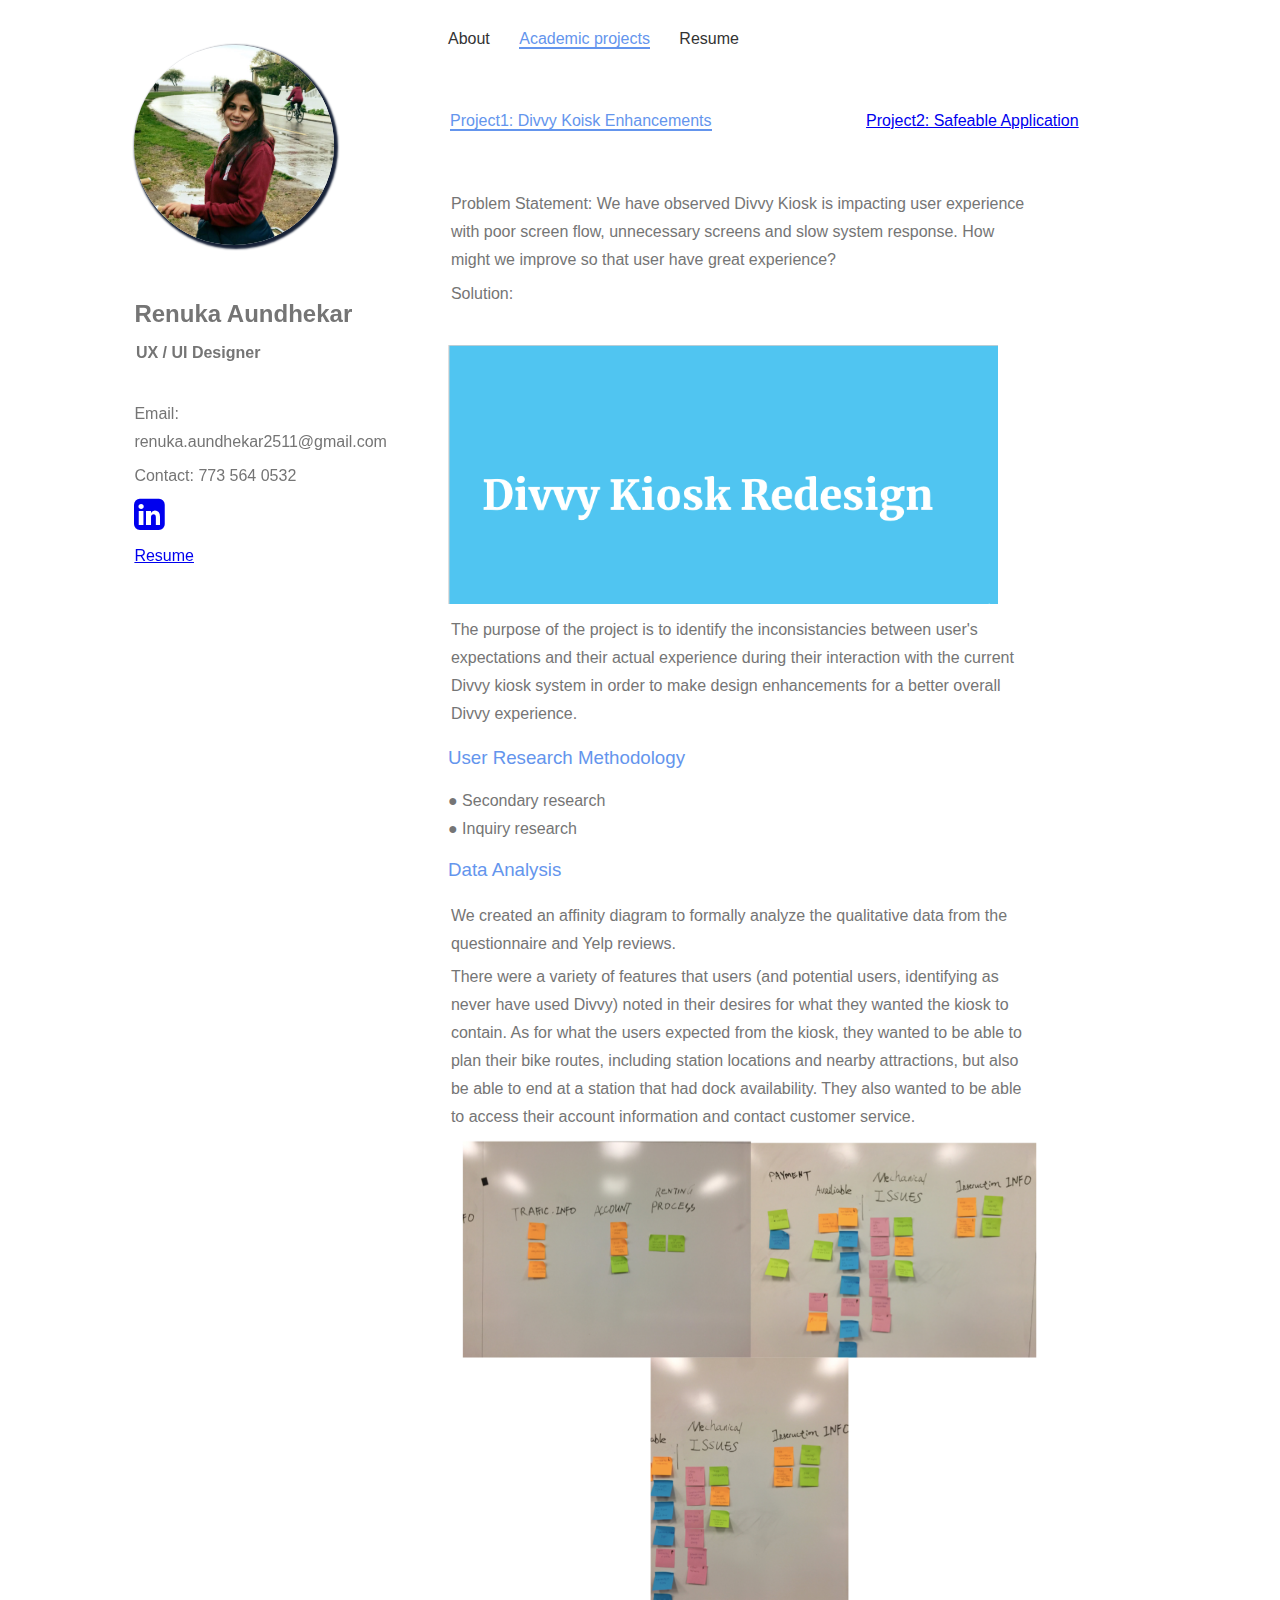
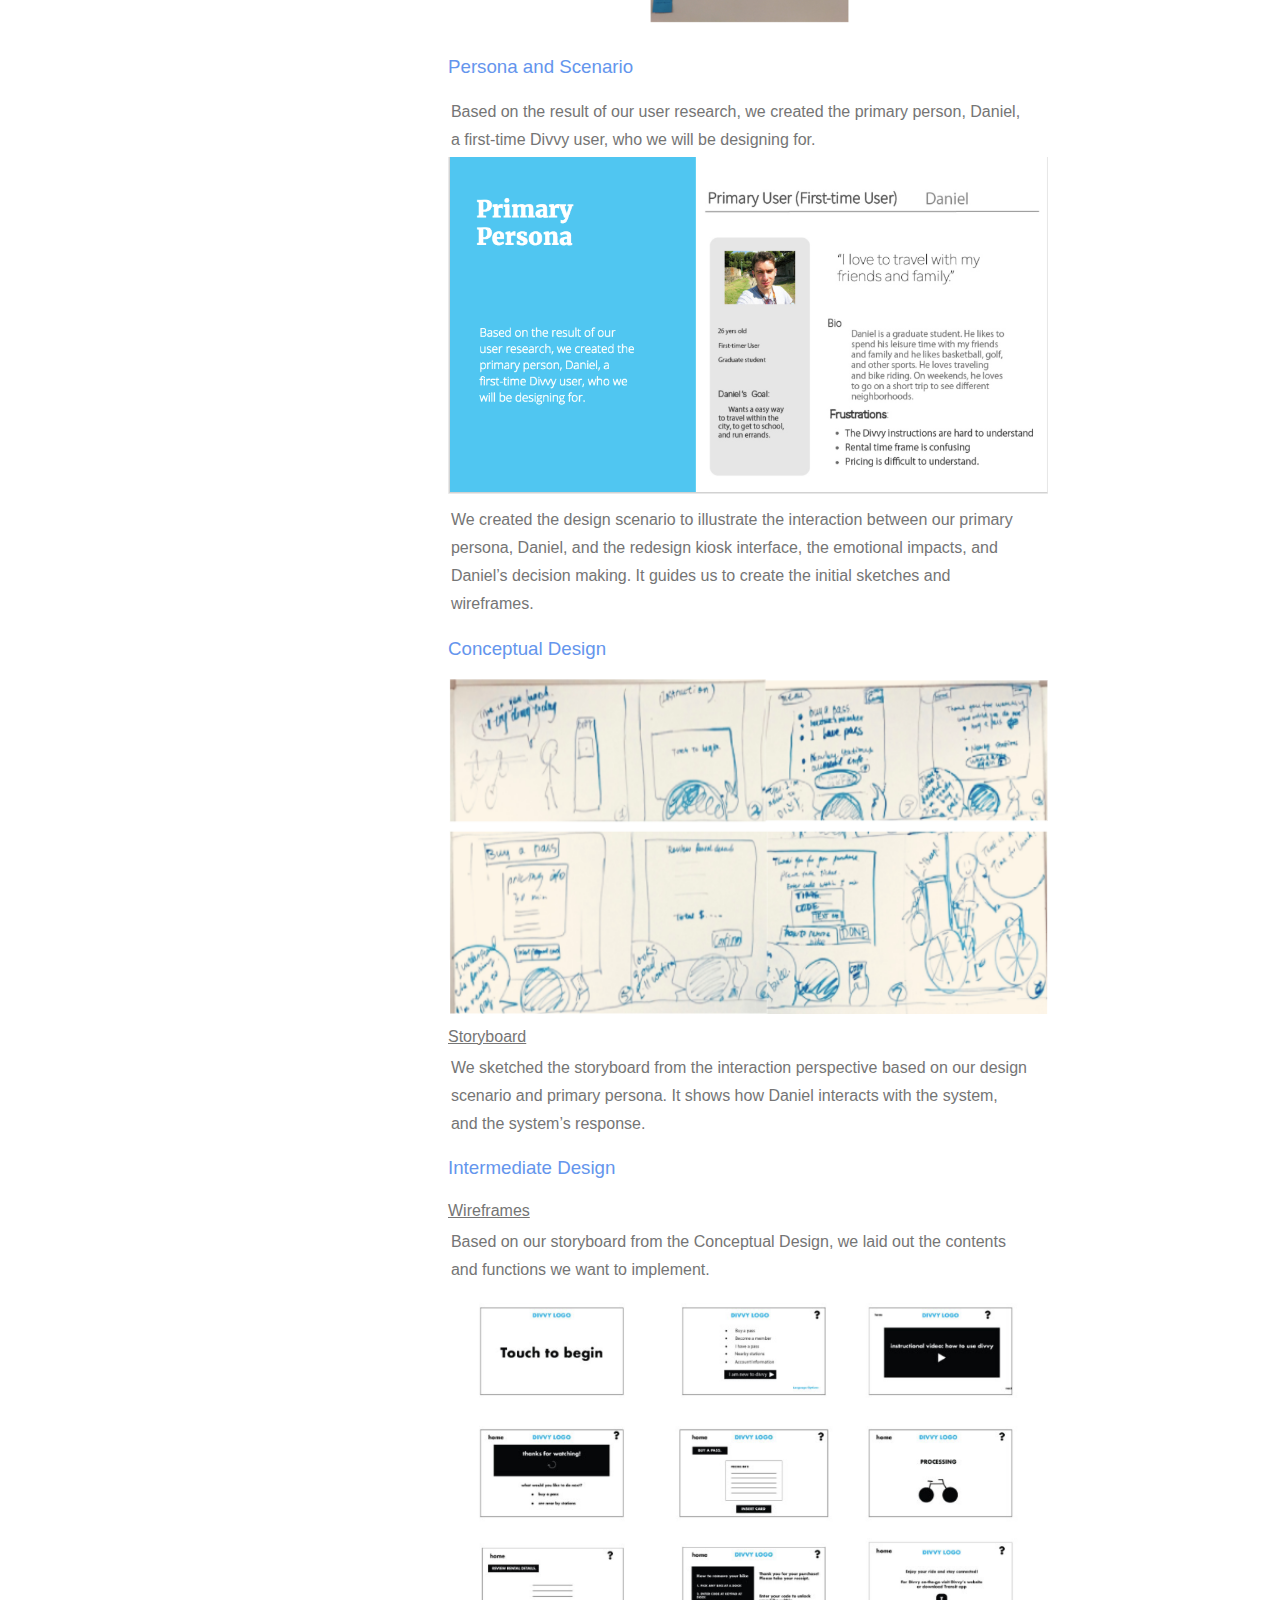
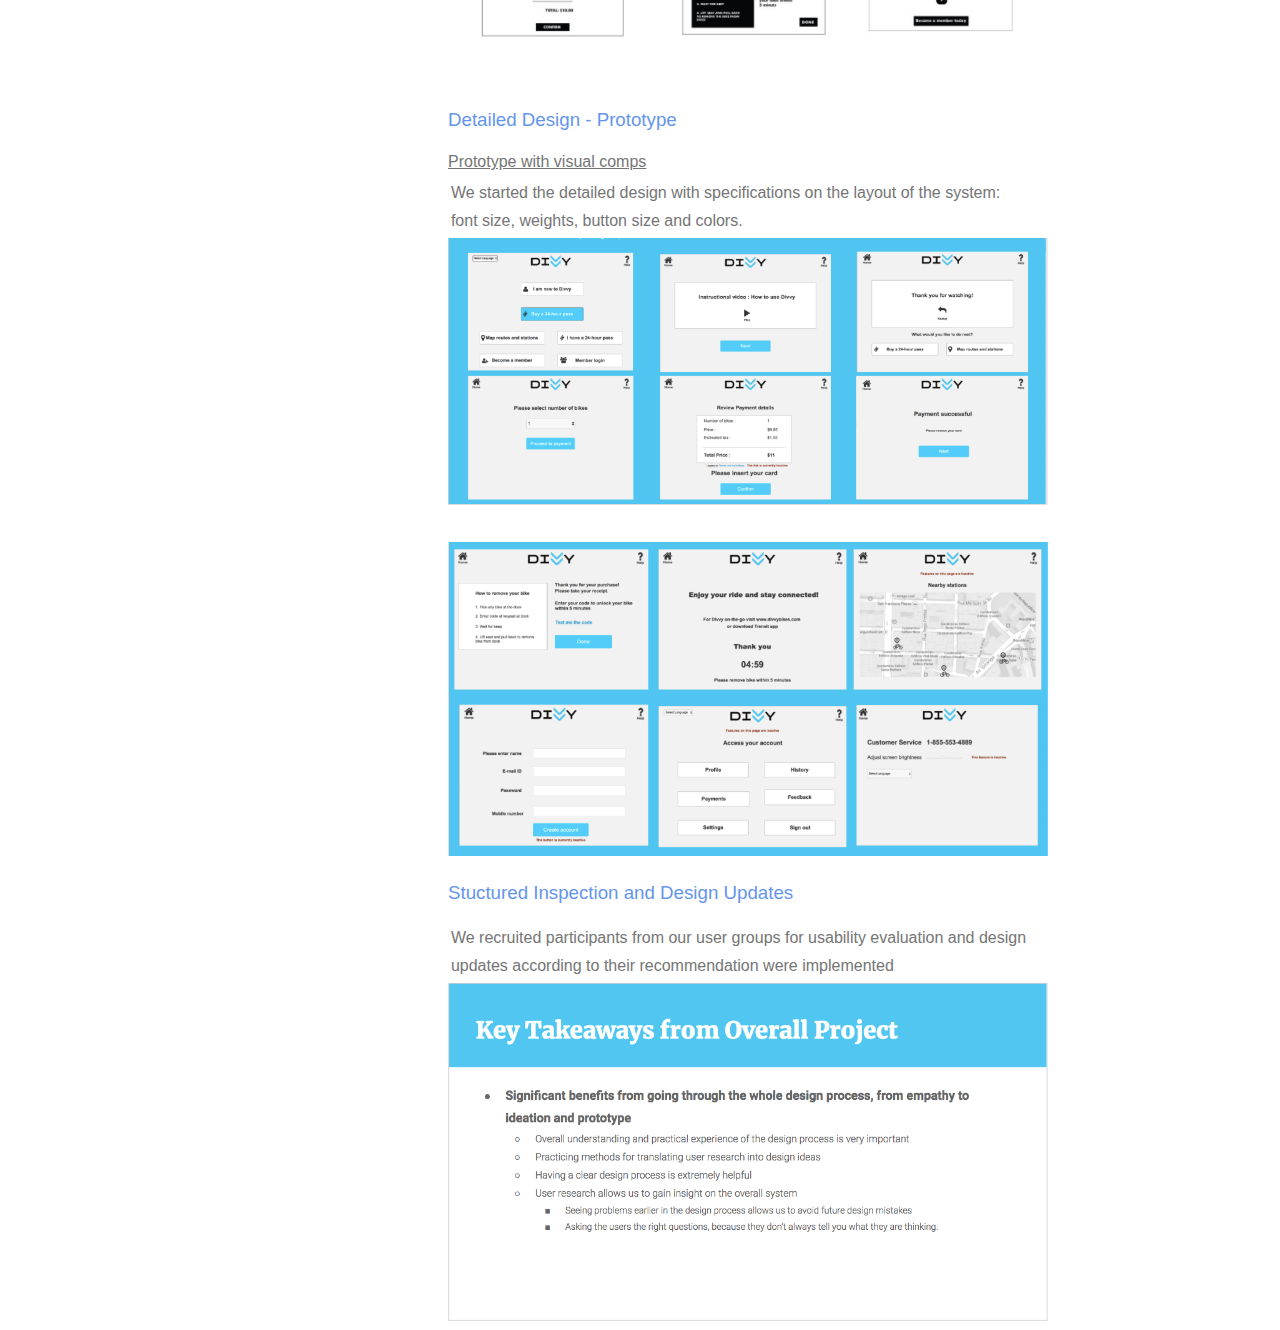
<file: HTML/AcademicProjects.html>
<!doctype html>
<html>
<head>
<meta charset="UTF-8">
<title>academicprojects</title>
<link href="../CSS/style.css" rel="stylesheet" type="text/css">
<link href="https://fonts.googleapis.com/css?family=Lato:400" rel="stylesheet">
<link rel="stylesheet" href="https://cdnjs.cloudflare.com/ajax/libs/font-awesome/4.7.0/css/font-awesome.min.css">
<!--<link rel="stylesheet" href="https://maxcdn.bootstrapcdn.com/bootstrap/4.0.0/css/bootstrap.min.css" integrity="sha384-Gn5384xqQ1aoWXA+058RXPxPg6fy4IWvTNh0E263XmFcJlSAwiGgFAW/dAiS6JXm" crossorigin="anonymous">-->
</head>

<body>
	<div id="parent-container">
			<!--LHS sidebar-->
			<aside id="left-side-container">
				<div id="mypic">
					<a href="../index.html">
						<img src="../Images/asset/renu.jpg" id="logo" width="200" height="200" alt="logo"/>
					</a>
				</div>
				<div id="info">
				<p><h2><strong>Renuka Aundhekar<strong></h2></p>
					<p>UX / UI Designer</p>
					<br/>
					<p><h4>Email: renuka.aundhekar2511@gmail.com</h4></p>
					<p><h4>Contact: 773 564 0532</h4></p>
					<p><h4><a target="_blank" href="https://www.linkedin.com/in/renuka-aundhekar/"><i class="fa fa-linkedin-square" style="font-size:36px" color="blue"></i></a></h4></p>
					<p><h4><a href="../Images/asset/Resume_RenukaAundhekar_v1.3.pdf" target="_blank">Resume</a></h4></p>
					<!-- <p><h4><a href="https://renukaaundhekar251.wixsite.com/portfolio" target="_blank">Wix Portfolio</a></h4></p><br/> -->
				</div>
			</aside>
			<!--RHS about content-->
			<div id="right-side-container">
					<header>
						<nav>
							<ul>
								<li><a href="../index.html">About</a></li>
								<li><a href="" style="color: cornflowerblue; border-bottom: solid 2px cornflowerblue;">Academic projects</a></li>
								<li><a href="../HTML/Resume.html">Resume</a></li>
							</ul>
						</nav>
					</header>
					<!--Projects section-->
						<div id="project1"><p><a href="" style="color: cornflowerblue; border-bottom: solid 2px cornflowerblue; text-decoration:none;">Project1: Divvy Koisk Enhancements</a></p></div>
						<div id="project2"><p><a href="Safeable.html">Project2: Safeable Application</a></p></div>
						<div style="clear:both;"></div>
						<main>
							<p></p><br/>
							<!-- <p></p><br/> -->
							<p>Problem Statement: We have observed Divvy Kiosk is impacting user experience with poor screen flow, unnecessary screens and slow system response. How might we improve so that user have great experience?</p>
							<p>Solution:</p>
							<p></p><br/>
							<img src="../Images/asset/divvy/divvy-logo.png" width="550px"/>
							<!--<h3>Purpose of the project</h3>-->
							<p>The purpose of the project is to identify the inconsistancies between user's expectations and their actual experience during their interaction with the current Divvy kiosk system in order to make design enhancements for a better overall Divvy experience.</p>
							<h3>User Research Methodology</h3>
							<h4>● Secondary research</h4>
							<h4>● Inquiry research</h4>
							<h3>Data Analysis</h3>
							<p>We created an affinity diagram to formally analyze the qualitative data from the questionnaire and Yelp reviews.</p>
							<p>There were a variety of features that users (and potential users, identifying as never have used Divvy) noted in their desires for what they wanted the kiosk to contain. As for what the users expected from the kiosk, they wanted to be able to plan their bike routes, including station locations and nearby attractions, but also be able to end at a station that had dock availability. They also wanted to be able to access their account information and contact customer service.
							</p>
							<img src="../Images/asset/divvy/divvy-affinitydiagram.png" width="600px"/>
							<h3>Persona and Scenario</h3>
							<p>Based on the result of our user research, we created the primary person, Daniel, a first-time Divvy user, who we will be designing for.
							</p>
							<img src="../Images/asset/divvy/divvy-persona.png" width="600px"/>
							<p>We created the design scenario to illustrate the interaction between our primary persona, Daniel, and the redesign kiosk interface, the emotional impacts, and Daniel’s decision making. It guides us to create the initial sketches and wireframes.
							</p>
							<h3>Conceptual Design</h3>
							<img src="../Images/asset/divvy/divvy-storyboard.png" width="600px"/>
							<h4><u>Storyboard</u></h4>
							<p>We sketched the storyboard from the interaction perspective based on our design scenario and primary persona. It shows how Daniel interacts with the system, and the system’s response.
							</p>
							<h3>Intermediate Design</h3>
							<h4><u>Wireframes</u></h4>
							<p>Based on our storyboard from the Conceptual Design, we laid out the contents and functions we want to implement. </p>
							<img src="../Images/asset/divvy/divvy-intermediatedesign.png" width="600px"/>
							<br></br>
							<h3>Detailed Design - Prototype</h3>
							<h4><u>Prototype with visual comps</u></h4>
							<p>We started the detailed design with specifications on the layout of the system: font size, weights, button size and colors.</p>
							<img src="../Images/asset/divvy/divvy-detaildesign1.png" width="600px"/>
							<br></br>
							<img src="../Images/asset/divvy/divvy-detaildesign2.png" width="600px"/>
							<h3>Stuctured Inspection and Design Updates</h3>
							<p>We recruited participants from our user groups for usability evaluation and design updates according to their recommendation were implemented</p>
							<img src="../Images/asset/divvy/divvy-takeaways.png" width="600px"/>
						</main>
			</div>
			<div style="clear:both;"></div>
		</div>
	</body>
</html>
</file>
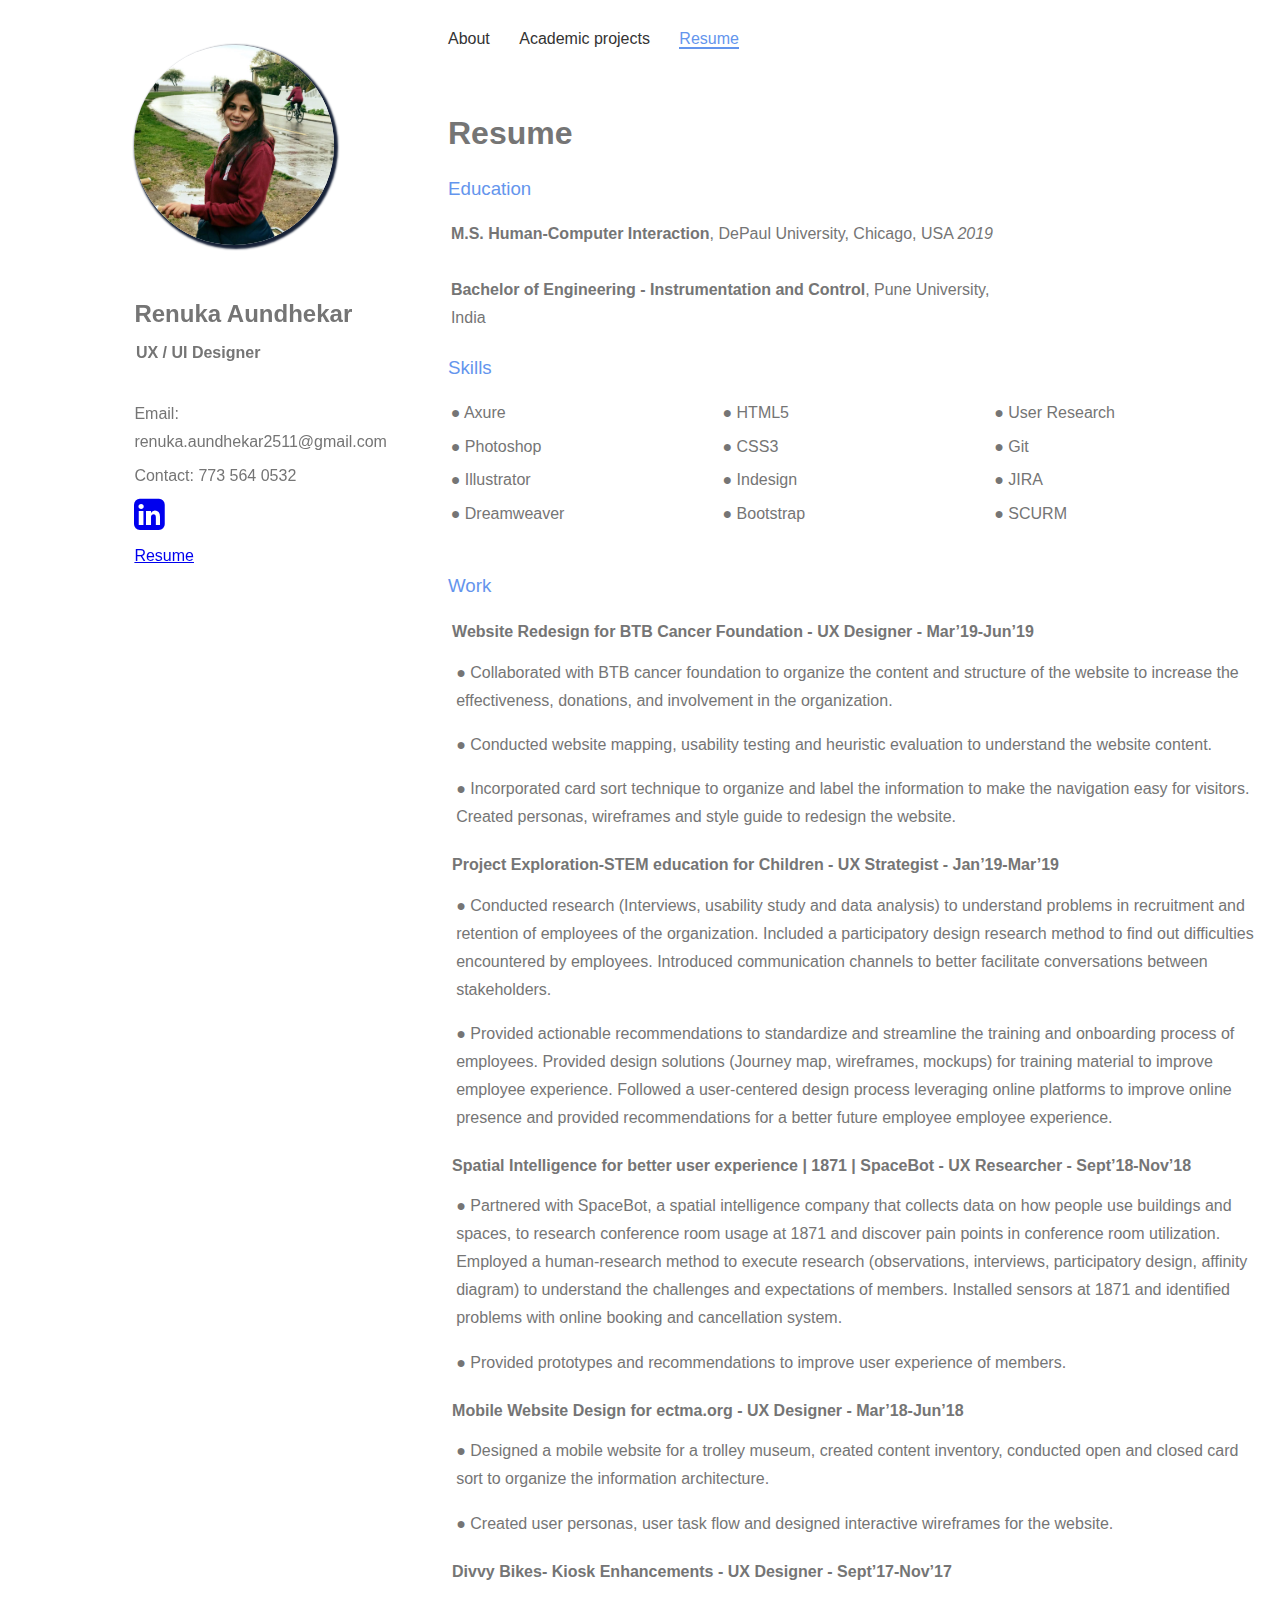
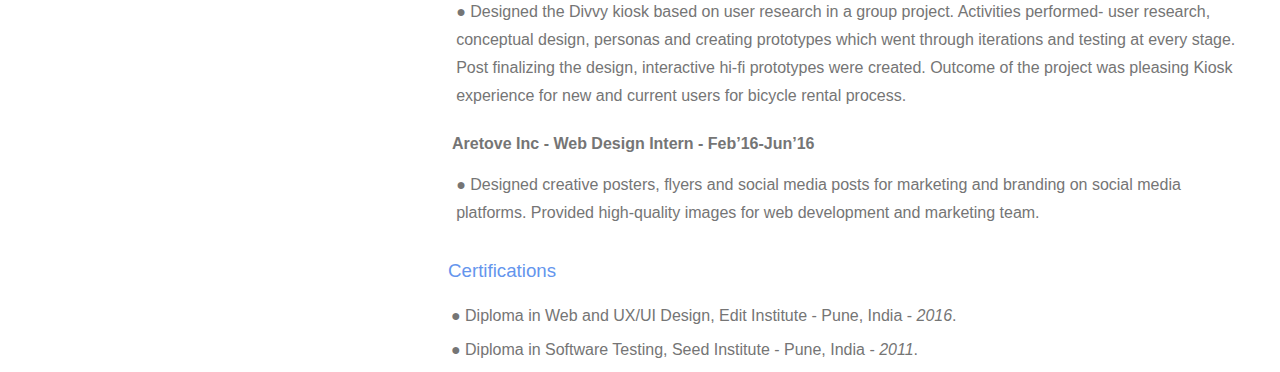
<file: HTML/Resume.html>
<!doctype html>
<html>
<head>
	<meta charset="UTF-8">
	<meta name="google" content="notranslate">
	<meta http-equiv="Content-Language" content="en">
	<title>resume</title>
		<link href="../CSS/style.css" rel="stylesheet" type="text/css">
		<link href="https://fonts.googleapis.com/css?family=Lato:400" rel="stylesheet">
		<link rel="stylesheet" href="https://cdnjs.cloudflare.com/ajax/libs/font-awesome/4.7.0/css/font-awesome.min.css">
</head>
<body>
	<div id="parent-container">
				<!--LHS sidebar-->
				<aside id="left-side-container">
					<div id="mypic">
						<a href="../index.html">
							<img src="../Images/asset/renu.jpg" id="logo" width="200" height="200" alt="logo"/>
						</a>
					</div>
					<div id="info">
						<p><h2><strong>Renuka Aundhekar<strong></h2></p>
						<p>UX / UI Designer</p>
						<br/>
						<p><h4>Email: renuka.aundhekar2511@gmail.com</h4></p>
						<p><h4>Contact: 773 564 0532</h4></p>
						<p><h4><a target="_blank" href="https://www.linkedin.com/in/renuka-aundhekar/"><i class="fa fa-linkedin-square" style="font-size:36px" color="blue"></i></a></h4></p>
						<p><h4><a href="../Images/asset/Resume_RenukaAundhekar_v1.3.pdf" target="_blank">Resume</a></h4></p>
						<!-- <p><h4><a href="https://renukaaundhekar251.wixsite.com/portfolio" target="_blank">Wix Portfolio</a></h4></p><br/> -->
					</div>
				</aside>
				<!--RHS about content-->
				<div id="right-side-container">
						<header>
							<nav>
								<ul>
									<li><a href="../index.html">About</a>
									<li><a href="../HTML/AcademicProjects.html">Academic projects</a></li>
									<li><a href="../HTML/Resume.html" style="color: cornflowerblue; border-bottom: solid 2px cornflowerblue;">Resume</a></li>
								</ul>
							</nav>
						</header>
						<!--Projects section-->
						<main>
				          <div class="main-content" data-content-field="main-content">
				            <div class="sqs-layout sqs-grid-12 columns-12" data-type="page" data-updated-on="1519072683276" id="page-5a7cdf0ae2c4835168e034d1">
											<div class="row sqs-row"><div class="col sqs-col-6 span-6"><div class="sqs-block html-block sqs-block-html" data-block-type="2" id="block-e53818de34882813542a">
												<div class="sqs-block-content">

													<h1>Resume</h1>

													<h3><strong>Education</strong></h3>
														<p>
															<strong>M.S. Human-Computer Interaction</strong>, DePaul University, Chicago, USA <em>2019</em><br/>
															<!-- <strong>DePaul University, College of Computing &amp; Digital Media</strong><br/> -->
															<!-- <strong>M.S. Human-Computer Interaction</strong>, Chicago, USA <em>2019</em> -->
															<br />
															<!-- <br/><br /> -->
															<strong>Bachelor of Engineering - Instrumentation and Control</strong>, Pune University, India<br />
															<!-- <strong>Cummins College of Engineering</strong><br />
															<strong>Bachelor of Engineering - Instrumentation and Control</strong>, Pune, India<br />
															<em>2011</em><br /> -->
														</p>
														<p></p>

													<h3><strong>Skills</strong></h3>
															<section>
																<div id="skills1">
																	<ul>
																		<li>● Axure</li>
																		<li>● Photoshop</li>
																		<li>● Illustrator</li>
																		<li>● Dreamweaver</li>
																	</ul>
																</div>
																<div id="skills2">
																	<ul>
																		<li>● HTML5</li>
																		<li>● CSS3</li>
																		<li>● Indesign</li>
																		<li>● Bootstrap</li>
																	</ul>
																</div>
																<div id="skills3">
																	<ul>
																		<li>● User Research</li>
																		<li>● Git</li>
																		<li>● JIRA</li>
																		<li>● SCURM</li>

																	</ul>
																</div>
																<div style="clear:both;"></div>
															</section><br/>

													<h3><strong>Work</strong></h3>
													<section>
													<div>
													<p><strong>Website Redesign for BTB Cancer Foundation - UX Designer - Mar’19-Jun’19</strong></p>
														<ul>
																<li>● Collaborated with BTB cancer foundation to organize the content and structure of the website to increase
															the effectiveness, donations, and involvement in the organization.</li>
																<li>● Conducted website mapping, usability testing and heuristic evaluation to understand the website content.</li>
																<li>● Incorporated card sort technique to organize and label the information to make the navigation easy for
															visitors. Created personas, wireframes and style guide to redesign the website.</li>
														</ul>
													</div>
														<p></p>
														<p><strong>Project Exploration-STEM education for Children - UX Strategist - Jan’19-Mar’19</strong></p>
														<ul>
																<li>● Conducted research (Interviews, usability study and data analysis) to understand problems in recruitment
																and retention of employees of the organization. Included a participatory design research method to find
																out difficulties encountered by employees. Introduced communication channels to better facilitate
																conversations between stakeholders.</li>
																<li>● Provided actionable recommendations to standardize and streamline the training and onboarding
																process of employees. Provided design solutions (Journey map, wireframes, mockups) for training
																material to improve employee experience. Followed a user-centered design process leveraging online
																platforms to improve online presence and provided recommendations for a better future employee
																employee experience.</li>
														</ul>
														<p></p>
														<p><strong>Spatial Intelligence for better user experience | 1871 | SpaceBot - UX Researcher - Sept’18-Nov’18</strong></p>
															<ul>
																<li>● Partnered with SpaceBot, a spatial intelligence company that collects data on how people use buildings
																and spaces, to research conference room usage at 1871 and discover pain points in conference room
																utilization. Employed a human-research method to execute research (observations, interviews,
																participatory design, affinity diagram) to understand the challenges and expectations of members.
																Installed sensors at 1871 and identified problems with online booking and cancellation system.</li>
																<li>● Provided prototypes and recommendations to improve user experience of members.</li>
															</ul>
														<p></p>
														<p><strong>Mobile Website Design for ectma.org - UX Designer - Mar’18-Jun’18</strong></p>
															<ul>
																<li>● Designed a mobile website for a trolley museum, created content inventory, conducted open and closed
																card sort to organize the information architecture.</li>
																<li>● Created user personas, user task flow and designed interactive wireframes for the website.</li>
															</ul>
														<p></p>
														<p><strong>Divvy Bikes- Kiosk Enhancements - UX Designer - Sept’17-Nov’17</strong></p>
																<ul>
																	<li>● Designed the Divvy kiosk based on user research in a group project. Activities performed- user research,
																conceptual design, personas and creating prototypes which went through iterations and testing at every
																stage. Post finalizing the design, interactive hi-fi prototypes were created. Outcome of the project was
																pleasing Kiosk experience for new and current users for bicycle rental process.</li>
																</ul>
															<p></p>
														<p><strong>Aretove Inc - Web Design Intern - Feb’16-Jun’16</strong></p>
																	<ul>
																		<li>● Designed creative posters, flyers and social media posts for marketing and branding on social media
																			platforms. Provided high-quality images for web development and marketing team.</li>
																	</ul>
														<p></p>
													</section>
													<!-- </div>	 -->
													<!-- <p><a href="AcademicProjects.html">Divvy Kiosk Enhancements:</a></p>
														● Redesigned a Divvy kiosk based on user research in a group project of three.<br/>
														<p></p>

														<p><a href="Safeable.html"> Safeable:</a></p>
														● Designed a multi-platform smart-map application that can be accessed via car display screen, mobile and smartwatch.<br />
														<p></p> -->

													<!-- <h3>Achievements</h3>
														<p><strong>The ComEd Student Innovation Contest: Help design a web dashboard or<br />
														app for solar &nbsp;users</strong><br />
														Ranked 8th under the <a target="_blank" href="https://www.mindsumo.com/contests/solar-dashboard">leaderboard</a><br />
														<em>2018</em></p><p><strong>DePaul University, CDM Tuition Award</strong><br/>
														Received a full graduate assistant tuition award for Winter '18 &amp; Spring '18 quarter.<br />
														<em>2018</em></p><p> </p>

													<h3>Publication</h3>
														<p><strong>How User Experience is Practiced: Two Case Studies from the Field.</strong><br />
														Citation coming soon (CHI 2018 - Late Breaking Work)</p><h3> </h3><p> </p></div></div></div> -->
														<!-- <div class="col sqs-col-6 span-6"><div class="sqs-block spacer-block sqs-block-spacer" data-aspect-ratio="3.9855072463768115" data-block-type="21" id="block-yui_3_17_2_2_1518134948521_38295"><div class="sqs-block-content">&nbsp;</div></div><div class="sqs-block html-block sqs-block-html" data-block-type="2" id="block-yui_3_17_2_2_1518134948521_36982"><div class="sqs-block-content"> -->

													<!-- <h3>Experience</h3>
														<p><strong><u>Aretove Technologies India Pvt. Ltd, Pune</u><br/></p>
														<p>Web Design Intern, </strong><em> 2016</em></p>
														<p>● Designed creative posters, flyers and social media posts that contributed in marketing and branding on social media platforms. Provided high quality images for web development and marketing team.</p>
														<p>● Technologies used HTML5, CSS3, Adobe Photoshop and Illustrator.</p>
														<br/>

														<p><strong><u>Design Incubator Research and Development Labs, Pune</u><br/>
														<p>Co-ordinator, </strong><em> 2013</em></p>
														<p>● I was working here as a coordinator for UX/ UI Training Programs.</p>
														<p>● Conducted Promotions for training courses on social media platform.</p>
														<p></p> -->

													<!-- <h3><strong>Professional organizations</strong></h3>
														<p><strong>● ACM SIGCHI </strong>(Student Member)<em>2017 - Present</em><br /></p>
														<p><strong>● IxDA Chicago </strong>(Member)<em>2017 - Present</em><br /></p>
														<p></p> -->

														<h3><strong>Certifications</strong></h3>
														<p>● Diploma in Web and UX/UI Design, Edit Institute - Pune, India - <em>2016</em>.</p>
														<p>● Diploma in Software Testing, Seed Institute - Pune, India - <em>2011</em>.</p>
														<p></p>

													<!-- <h3>Activities</h3>
														<p><strong>DePaul University, CDM<br />Graduate Student Ambassador </strong>of MS HCI Program<br />
														<em>2017 - 2018</em></p><p><strong>DePaul University</strong><br /><strong>Coordinating Committee Member </strong>of <a target="_blank" href="https://www.facebook.com/DePaul-XD-Roundtable-214911295558114/">XD Roundtable</a> student organization<br />
														<em>2016 - 2017</em></p></div></div></div></div>
														<p></p> -->
							</main>
				</div>
			<div style="clear:both;"></div>
		</div>
	</body>
</html>
</file>
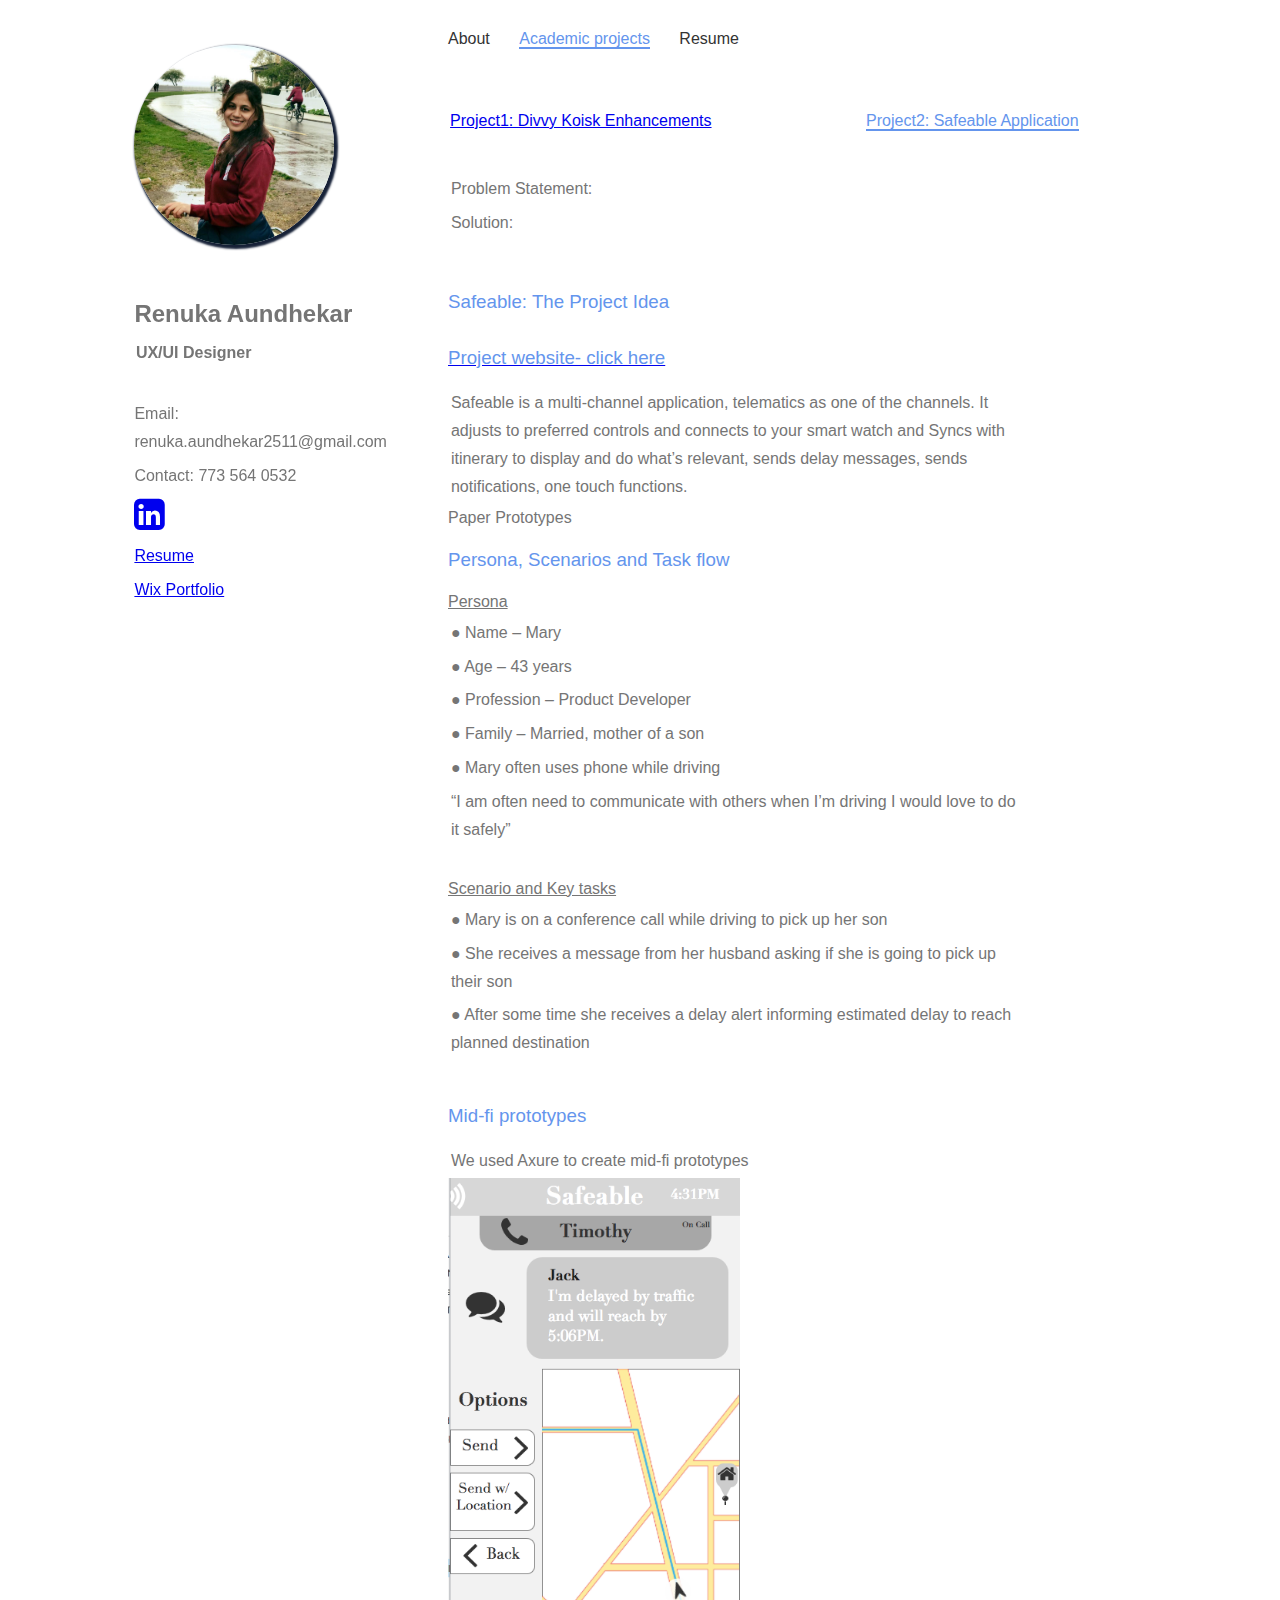
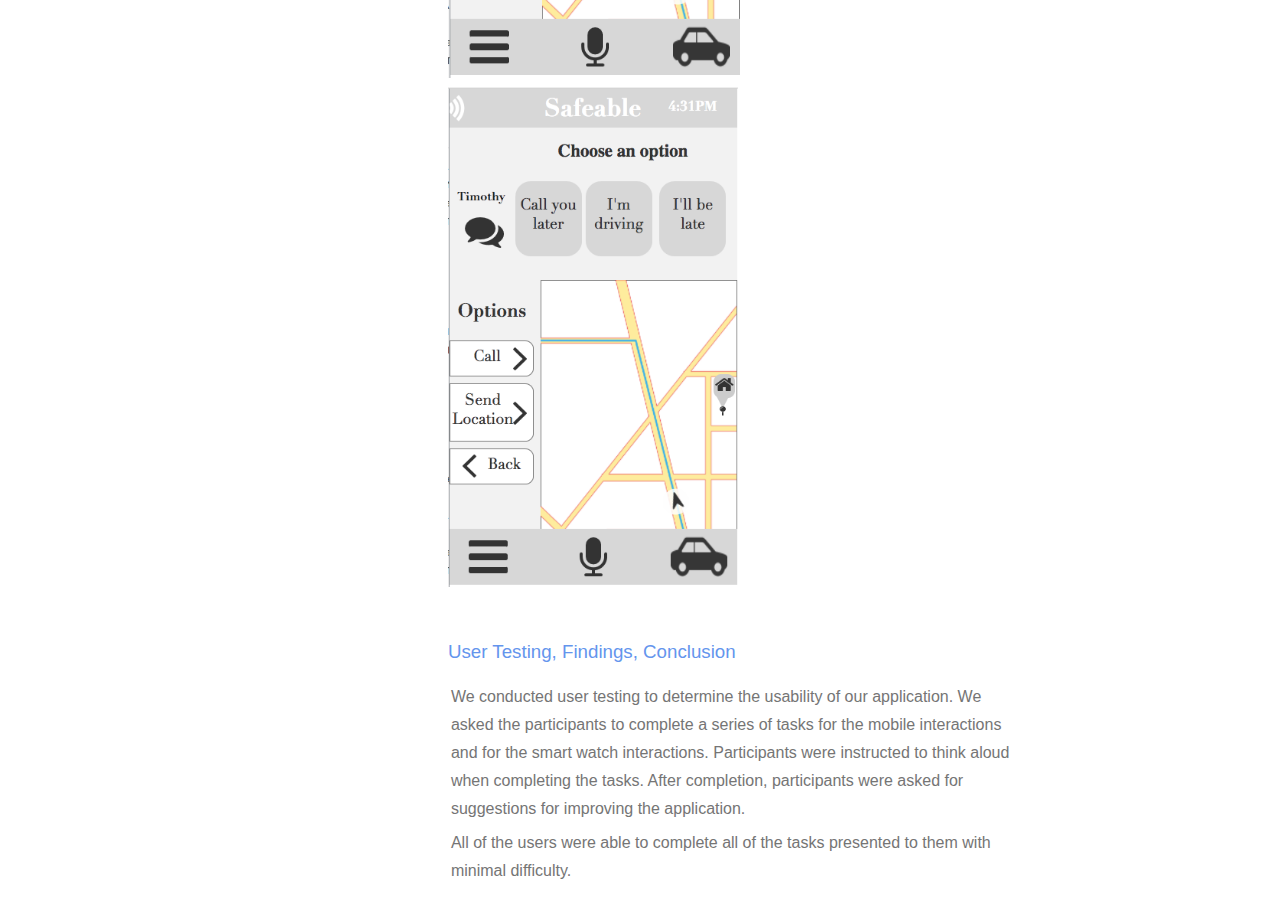
<file: HTML/Safeable.html>
<!doctype html>
<html>
	<head>
		<meta charset="UTF-8">
			<title>Safeable</title>
				<link href="../CSS/style.css" rel="stylesheet" type="text/css">
				<link href="https://fonts.googleapis.com/css?family=Lato:400" rel="stylesheet">
				<link rel="stylesheet" href="https://cdnjs.cloudflare.com/ajax/libs/font-awesome/4.7.0/css/font-awesome.min.css">
	</head>
	<body>
		<div id="parent-container">
					<!--LHS sidebar-->
					<aside id="left-side-container">
						<div id="mypic">
							<a href="../index.html">
								<img src="../Images/asset/renu.jpg" id="logo" width="200" height="200" alt="logo"/>
							</a>
						</div>
						<div id="info">
							<p><h2><strong>Renuka Aundhekar<strong></h2></p>
							<p>UX/UI Designer</p>
							<br/>
							<p><h4>Email: renuka.aundhekar2511@gmail.com</h4></p>
							<p><h4>Contact: 773 564 0532</h4></p>
							<p><h4><a target="_blank" href="https://www.linkedin.com/in/renuka-aundhekar/"><i class="fa fa-linkedin-square" style="font-size:36px" color="blue"></i></a></h4></p>
							<p><h4><a href="../Images/asset/Resume_RenukaAundhekar_v1.3.pdf" target="_blank">Resume</a></h4></p>
							<p><h4><a href="https://renukaaundhekar251.wixsite.com/portfolio" target="_blank">Wix Portfolio</a></h4></p><br/>
						</div>
					</aside>
					<!--RHS about content-->
					<div id="right-side-container">
						<header>
						<nav>
							<ul>
								<li><a href="../index.html">About</a></li>
								<li><a href="" style="color: cornflowerblue; border-bottom: solid 2px cornflowerblue;">Academic projects</a></li>
								<li><a href="../HTML/Resume.html">Resume</a></li>
							</ul>
						</nav>
					</header>
					<!--Projects section-->
					<div id="project1"><p><a href="AcademicProjects.html">Project1: Divvy Koisk Enhancements</a></p></div>
					<div id="project2"><p><a href="" style="color: cornflowerblue; border-bottom: solid 2px cornflowerblue; text-decoration:none">Project2: Safeable Application</a></p></div>
					<main>
						<p></p><br/>
						<p></p><br/>
						<p>Problem Statement:</p>
						<p>Solution:</p>
						<p></p><br/>
						<h3>Safeable: The Project Idea</h3><a target="_blank" href="https://projectsafeable.wordpress.com/"><h3>Project website- click here</h3></a>
								<p>Safeable is a multi-channel application, telematics as one of the channels. It adjusts to preferred controls and connects to your smart watch and Syncs with itinerary to display and do what’s relevant, sends delay messages, sends notifications, one touch functions.
								</p>
								<h4>Paper Prototypes</h4>
								<!--<img src=""/>-->
								<h3>Persona, Scenarios and Task flow</h3>
								<h4><u>Persona</u></h4>
								<p>● Name – Mary</p>
								<p>● Age – 43 years</p>
								<p>● Profession – Product Developer</p>
								<p>● Family – Married, mother of a son</p>
								<p>● Mary often uses phone while driving</p>
								<p>“I am often need to communicate with others when I’m driving I would love to do it safely”</p><br/>
								<h4><u>Scenario and Key tasks</u></h4>
								<p>● Mary is on a conference call while driving to pick up her son</p>
								<p>● She receives a message from her husband asking if she is going to pick up their son</p>
								<p>● After some time she receives a delay alert informing estimated delay to reach planned destination</p><br/>
							<h3>Mid-fi prototypes</h3>
							<p>We  used Axure to create mid-fi prototypes</p>
							<div id="midfi">
								<div id="midfi1"><img src="../Images/asset/safeable/safe-midfiscreen1.png" height="500px" alt="screen1"/></div>
								<div id="midfi2"><img src="../Images/asset/safeable/safe-midfiscreen2.png" height="500px" alt="screen2"/></div>
							</div>
							<!-- <h3></h3> --><br/>
							<h3>User Testing, Findings, Conclusion</h3>
							<p>We conducted user testing to determine the usability of our application. We asked the participants to complete a series of tasks for the mobile interactions and for the smart watch interactions. Participants were instructed to think aloud when completing the tasks. After completion, participants were asked for suggestions for improving the application.</p>
							<p>All of the users were able to complete all of the tasks presented to them with minimal difficulty.</p>

							<!-- Commented due to lack of screen images of hifi prototypes -->
							<!-- <p>Based on the users’ feedback the following changes were made to the first prototype:</p>
							<br><br/>
							<h4>Mobile</h4>
							<p>● Automatically send message after selecting the message.</p>
							<p>● Add option to create new message</p>
							<p>● Add names to icons on the menu</p>
							<p>● Add title to the custom message screen</p>
							<p>● Add title to the custom message screen</p>
							<p>● Use icons on the navigation screen</p><br/>
							<h4>Smart Watch</h4>
							<p>● Increase button size</p>
							<p>● Change hang-up button</p>
							<h3>Hi-fi Prototype</h3>
							<h4>Screen Designs</h4>
							<p>● We designed following screen designs with style guides we have created earlier.</p> -->
							<!--<p>Here is the link for Hi-fi prototypes:<a href="projects.invisionapp.com/share/NJEDJ33CA#/screens"></a></p>-->
							<br>
						</main>
					</div>
				<div style="clear:both;"></div>
			</div>
	</body>
</html>
</file>
<file: CSS/style.css>
@charset "UTF-8";

/*  Common Componnent=================================================================*/
*
{
	margin: 0;
	padding:0;
}
body
{
	/* width:100%;
	height:auto;
	font-family: 'Lato', sans-serif;
	font-weight:lighter; */

  font-family: 'Avenir', 'Raleway', sans-serif;
	/* font-weight: 300; */
  font-weight:lighter;
  /* font-size: 16px; */
  line-height: 1.75;
  color: #757575;
}
#parent-container
{
	width:100%;
	height: auto;
  font-weight:lighter;
	/*background-color: antiquewhite;*/
}
#left-side-container
{
	width:35%;
	/* height:900px; */
  height:auto;
  float:left;
	position: fixed;
  font-weight:lighter;
}
#mypic
{
  width:200px;
	height:200px;
  margin:10% 25% 10% 30%;
  /* margin: 30%; */
}

#logo
{
  border-radius: 50%;
  -webkit-box-shadow: 2px 2px 2px 2px rgba(22, 33, 55, 1);
  box-shadow: 2px 2px 2px 2px rgba(22, 33, 55, 1);
}

#info
{
	width:300px;
	height:200px;
	/*background-color: red;*/
	/* margin:8% 0 8% 8%; */
  margin:0% 25% 8% 30%;
}
h3
{
	padding:2% 0 2% 0;
	color:cornflowerblue;
  font-weight:lighter;
}
h4
{
	font-weight: lighter;
}

/*navigation bar css effect+++++++++++++++++++++++++++++*/
header
{
	width:100%;
	height:80px;
	padding-top: 3%;
	/*background-color: blanchedalmond;*/
}
nav
{
	width:100%;
	height:70px;
}
nav ul
{
	list-style-type: none;
}
nav ul li
{
	display:inline;
	padding:3% 3% 0 0;
}
nav ul li a
{
	text-decoration: none;
	color:#333;
}
nav ul li a:hover
{
	color: cornflowerblue;
	border-bottom: solid 2px cornflowerblue;
}
nav ul li a:active
{
	color: cornflowerblue;
	border-bottom: solid 2px cornflowerblue;
}

#right-side-container
{
	width:65%;
	/* height:1000px; */
  height:auto;
	/*background-color: bisque;*/
	float:right;
  font-weight:lighter;
}

main
{
	width:70%;
	height:400px;

}

main p a
{
	text-decoration: none;
	color: cornflowerblue;
}

main p a:hover
{
	color:cornflowerblue;
}

p
{
	padding: 0.5%;
}

/* Common code for CSS end's here============================== */


/* about.css=================================================================*/

/*about me info*/



/*skills*/

section
{
	width:140%;
	height:auto;

}

#skills1, #skills2, #skills3
{
	width:33.33%;
	height:auto;
	/*background-color: yellow;*/
	text-align: left;
	float:left;
}

section ul
{
	list-style-type: none;
}

section ul li
{
	padding: 1%;
}

/*=================================================================*/

/* AcademicProjects css effect=============================================*/
#project1{
  float: left;
  width: 50%;
  padding: 0% 0% 2% 0%;
}
#project2{
  float: right;
  width: 50%;
  padding: 0% 0% 2% 0%;
}
</file>
